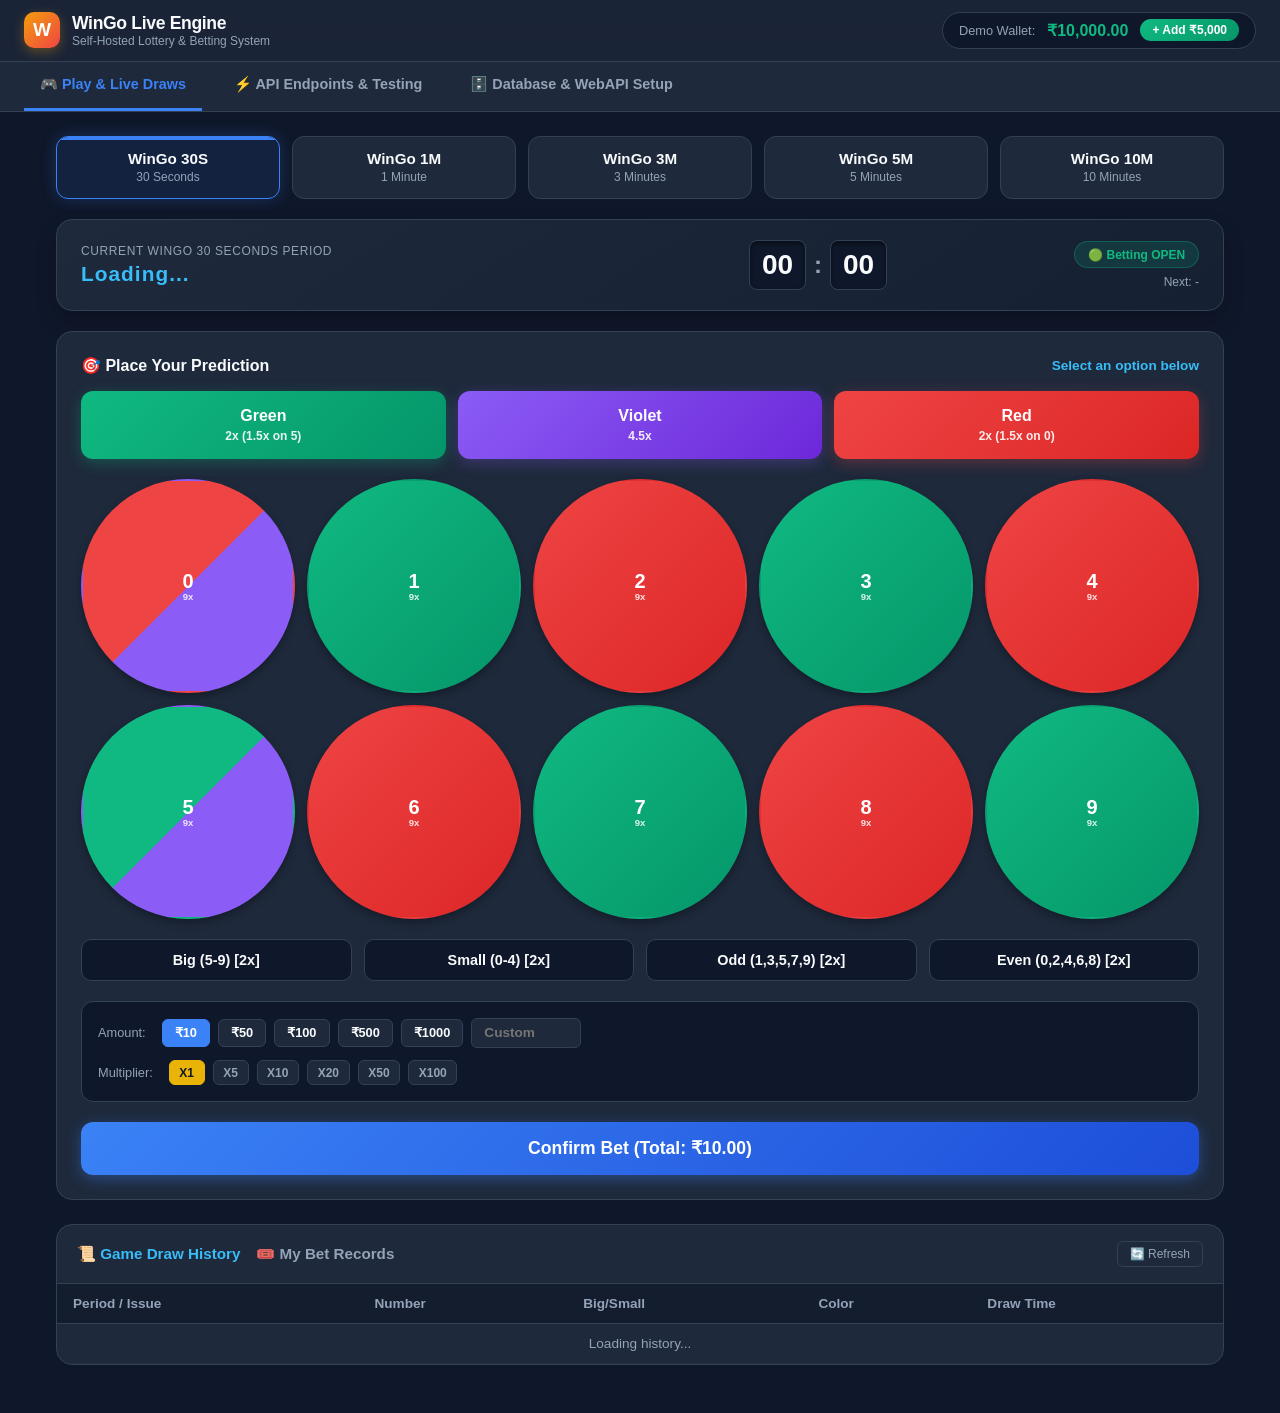
<file: index.html>
<!DOCTYPE html>
<html lang="en">
<head>
    <meta charset="UTF-8">
    <meta name="viewport" content="width=device-width, initial-scale=1.0">
    <title>WinGo Lottery API & Gaming Engine</title>
    <style>
        :root {
            --bg-dark: #0f172a;
            --bg-card: #1e293b;
            --bg-card-hover: #273549;
            --text-primary: #f8fafc;
            --text-secondary: #94a3b8;
            --text-muted: #64748b;
            --primary: #3b82f6;
            --primary-hover: #2563eb;
            --green: #10b981;
            --green-glow: rgba(16, 185, 129, 0.3);
            --red: #ef4444;
            --red-glow: rgba(239, 68, 68, 0.3);
            --violet: #8b5cf6;
            --violet-glow: rgba(139, 92, 246, 0.3);
            --yellow: #f59e0b;
            --border: #334155;
            --border-light: #475569;
        }

        * {
            box-sizing: border-box;
            margin: 0;
            padding: 0;
            font-family: -apple-system, BlinkMacSystemFont, 'Segoe UI', Roboto, Helvetica, Arial, sans-serif;
        }

        body {
            background-color: var(--bg-dark);
            color: var(--text-primary);
            min-height: 100vh;
            display: flex;
            flex-direction: column;
        }

        /* Header */
        header {
            background: rgba(30, 41, 59, 0.8);
            backdrop-filter: blur(12px);
            border-bottom: 1px solid var(--border);
            position: sticky;
            top: 0;
            z-index: 100;
            padding: 0.75rem 1.5rem;
            display: flex;
            justify-content: space-between;
            align-items: center;
        }

        .brand {
            display: flex;
            align-items: center;
            gap: 0.75rem;
        }

        .brand-logo {
            width: 36px;
            height: 36px;
            background: linear-gradient(135deg, #f59e0b, #ef4444);
            border-radius: 10px;
            display: flex;
            align-items: center;
            justify-content: center;
            font-weight: 900;
            font-size: 1.2rem;
            color: #fff;
            box-shadow: 0 4px 12px rgba(245, 158, 11, 0.3);
        }

        .brand-text h1 {
            font-size: 1.1rem;
            font-weight: 700;
            letter-spacing: -0.02em;
        }

        .brand-text p {
            font-size: 0.75rem;
            color: var(--text-secondary);
        }

        .wallet-pill {
            background: #0f172a;
            border: 1px solid var(--border);
            padding: 0.4rem 1rem;
            border-radius: 9999px;
            display: flex;
            align-items: center;
            gap: 0.75rem;
        }

        .wallet-balance {
            font-weight: 700;
            color: #10b981;
            font-size: 1rem;
        }

        .recharge-btn {
            background: linear-gradient(135deg, #10b981, #059669);
            color: white;
            border: none;
            padding: 0.25rem 0.75rem;
            border-radius: 9999px;
            font-size: 0.75rem;
            font-weight: 600;
            cursor: pointer;
            transition: all 0.2s;
        }

        .recharge-btn:hover {
            transform: scale(1.05);
            box-shadow: 0 0 10px var(--green-glow);
        }

        /* Navigation / View Tabs */
        .top-nav {
            display: flex;
            background: var(--bg-card);
            border-bottom: 1px solid var(--border);
            padding: 0 1.5rem;
            gap: 1rem;
        }

        .nav-tab {
            padding: 0.9rem 1rem;
            color: var(--text-secondary);
            font-weight: 600;
            font-size: 0.9rem;
            cursor: pointer;
            border-bottom: 3px solid transparent;
            transition: all 0.2s;
            display: flex;
            align-items: center;
            gap: 0.5rem;
        }

        .nav-tab:hover {
            color: var(--text-primary);
        }

        .nav-tab.active {
            color: var(--primary);
            border-bottom-color: var(--primary);
        }

        /* Main Layout */
        main {
            max-width: 1200px;
            width: 100%;
            margin: 1.5rem auto;
            padding: 0 1rem;
            flex: 1;
        }

        .tab-content {
            display: none;
        }

        .tab-content.active {
            display: block;
        }

        /* Game Selector */
        .game-selector {
            display: grid;
            grid-template-columns: repeat(auto-fit, minmax(130px, 1fr));
            gap: 0.75rem;
            margin-bottom: 1.25rem;
        }

        .game-btn {
            background: var(--bg-card);
            border: 1px solid var(--border);
            border-radius: 12px;
            padding: 0.85rem 0.5rem;
            text-align: center;
            cursor: pointer;
            transition: all 0.2s;
            position: relative;
            overflow: hidden;
        }

        .game-btn:hover {
            background: var(--bg-card-hover);
            border-color: var(--border-light);
        }

        .game-btn.active {
            border-color: var(--primary);
            background: rgba(59, 130, 246, 0.1);
            box-shadow: 0 0 15px rgba(59, 130, 246, 0.25);
        }

        .game-btn.active::before {
            content: '';
            position: absolute;
            top: 0;
            left: 0;
            right: 0;
            height: 3px;
            background: var(--primary);
        }

        .game-btn .name {
            font-size: 0.95rem;
            font-weight: 700;
            margin-bottom: 0.2rem;
        }

        .game-btn .time {
            font-size: 0.75rem;
            color: var(--text-secondary);
        }

        /* Period Info Card */
        .period-card {
            background: linear-gradient(145deg, #1e293b, #152033);
            border: 1px solid var(--border);
            border-radius: 16px;
            padding: 1.25rem 1.5rem;
            display: grid;
            grid-template-columns: 1fr 1fr auto;
            align-items: center;
            gap: 1rem;
            margin-bottom: 1.25rem;
            box-shadow: 0 10px 25px -5px rgba(0, 0, 0, 0.3);
        }

        @media (max-width: 768px) {
            .period-card {
                grid-template-columns: 1fr;
                text-align: center;
            }
        }

        .period-meta .label {
            font-size: 0.75rem;
            color: var(--text-secondary);
            text-transform: uppercase;
            letter-spacing: 0.05em;
            margin-bottom: 0.25rem;
        }

        .period-meta .issue-number {
            font-size: 1.3rem;
            font-weight: 800;
            letter-spacing: 0.05em;
            color: #38bdf8;
            font-variant-numeric: tabular-nums;
        }

        .countdown-wrap {
            display: flex;
            align-items: center;
            justify-content: center;
            gap: 0.5rem;
        }

        .time-box {
            background: #0f172a;
            border: 1px solid var(--border);
            border-radius: 8px;
            padding: 0.5rem 0.75rem;
            font-size: 1.75rem;
            font-weight: 900;
            font-variant-numeric: tabular-nums;
            color: #f8fafc;
            min-width: 50px;
            text-align: center;
            box-shadow: inset 0 2px 4px rgba(0,0,0,0.5);
        }

        .time-colon {
            font-size: 1.5rem;
            font-weight: 900;
            color: var(--text-secondary);
        }

        .countdown-wrap.locked .time-box {
            color: var(--red);
            border-color: var(--red);
            animation: pulse-red 1s infinite;
        }

        @keyframes pulse-red {
            0%, 100% { box-shadow: 0 0 5px var(--red-glow); }
            50% { box-shadow: 0 0 20px var(--red-glow); }
        }

        .status-badge {
            display: inline-flex;
            align-items: center;
            gap: 0.4rem;
            padding: 0.35rem 0.8rem;
            border-radius: 9999px;
            font-size: 0.75rem;
            font-weight: 700;
        }

        .status-badge.open {
            background: rgba(16, 185, 129, 0.15);
            color: var(--green);
            border: 1px solid rgba(16, 185, 129, 0.3);
        }

        .status-badge.locked {
            background: rgba(239, 68, 68, 0.15);
            color: var(--red);
            border: 1px solid rgba(239, 68, 68, 0.3);
        }

        /* Betting Section */
        .betting-section {
            background: var(--bg-card);
            border: 1px solid var(--border);
            border-radius: 16px;
            padding: 1.5rem;
            margin-bottom: 1.5rem;
            position: relative;
        }

        .section-title {
            font-size: 1rem;
            font-weight: 700;
            margin-bottom: 1rem;
            display: flex;
            justify-content: space-between;
            align-items: center;
        }

        /* Color Buttons */
        .color-bet-grid {
            display: grid;
            grid-template-columns: 1fr 1fr 1fr;
            gap: 0.75rem;
            margin-bottom: 1.25rem;
        }

        .color-bet-btn {
            border: none;
            border-radius: 12px;
            padding: 1rem 0.5rem;
            font-size: 1rem;
            font-weight: 800;
            color: white;
            cursor: pointer;
            transition: all 0.2s;
            display: flex;
            flex-direction: column;
            align-items: center;
            gap: 0.25rem;
            box-shadow: 0 4px 12px rgba(0,0,0,0.2);
        }

        .color-bet-btn:hover {
            transform: translateY(-2px);
        }

        .color-bet-btn.active {
            outline: 3px solid #fff;
            outline-offset: 2px;
            transform: scale(1.02);
        }

        .color-bet-btn .multiplier {
            font-size: 0.75rem;
            opacity: 0.9;
            font-weight: 600;
        }

        .btn-green {
            background: linear-gradient(135deg, #10b981, #059669);
            box-shadow: 0 4px 15px var(--green-glow);
        }

        .btn-violet {
            background: linear-gradient(135deg, #8b5cf6, #6d28d9);
            box-shadow: 0 4px 15px var(--violet-glow);
        }

        .btn-red {
            background: linear-gradient(135deg, #ef4444, #dc2626);
            box-shadow: 0 4px 15px var(--red-glow);
        }

        /* Number Grid */
        .numbers-grid {
            display: grid;
            grid-template-columns: repeat(5, 1fr);
            gap: 0.75rem;
            margin-bottom: 1.25rem;
        }

        @media (max-width: 600px) {
            .numbers-grid {
                grid-template-columns: repeat(5, 1fr);
                gap: 0.5rem;
            }
        }

        .num-btn {
            aspect-ratio: 1;
            border-radius: 50%;
            border: 2px solid transparent;
            font-size: 1.25rem;
            font-weight: 800;
            color: white;
            cursor: pointer;
            display: flex;
            flex-direction: column;
            align-items: center;
            justify-content: center;
            transition: all 0.2s;
            box-shadow: 0 4px 8px rgba(0,0,0,0.3);
            position: relative;
        }

        .num-btn:hover {
            transform: scale(1.1);
        }

        .num-btn.active {
            outline: 3px solid #fff;
            outline-offset: 3px;
            transform: scale(1.1);
        }

        .num-btn .sub {
            font-size: 0.6rem;
            font-weight: 600;
            opacity: 0.85;
            margin-top: -2px;
        }

        /* Dual color balls */
        .ball-0 { background: linear-gradient(135deg, #ef4444 50%, #8b5cf6 50%); }
        .ball-5 { background: linear-gradient(135deg, #10b981 50%, #8b5cf6 50%); }
        .ball-green { background: linear-gradient(135deg, #10b981, #059669); }
        .ball-red { background: linear-gradient(135deg, #ef4444, #dc2626); }

        /* Big / Small & Odd / Even */
        .side-bets-grid {
            display: grid;
            grid-template-columns: repeat(4, 1fr);
            gap: 0.75rem;
            margin-bottom: 1.25rem;
        }

        @media (max-width: 600px) {
            .side-bets-grid {
                grid-template-columns: 1fr 1fr;
            }
        }

        .side-btn {
            background: #0f172a;
            border: 1px solid var(--border);
            border-radius: 10px;
            padding: 0.75rem 0.5rem;
            color: var(--text-primary);
            font-weight: 700;
            cursor: pointer;
            text-align: center;
            transition: all 0.2s;
            font-size: 0.9rem;
        }

        .side-btn:hover {
            background: var(--bg-card-hover);
            border-color: var(--border-light);
        }

        .side-btn.active {
            border-color: #38bdf8;
            background: rgba(56, 189, 248, 0.15);
            color: #38bdf8;
            box-shadow: 0 0 10px rgba(56, 189, 248, 0.2);
        }

        /* Amount & Multiplier Bar */
        .bet-controls {
            background: #0f172a;
            border: 1px solid var(--border);
            border-radius: 12px;
            padding: 1rem;
            margin-bottom: 1.25rem;
        }

        .amount-row {
            display: flex;
            align-items: center;
            gap: 0.5rem;
            margin-bottom: 0.75rem;
            flex-wrap: wrap;
        }

        .amount-chip {
            background: var(--bg-card);
            border: 1px solid var(--border);
            border-radius: 6px;
            padding: 0.35rem 0.75rem;
            font-size: 0.8rem;
            font-weight: 700;
            cursor: pointer;
            transition: all 0.2s;
        }

        .amount-chip.active {
            background: var(--primary);
            border-color: var(--primary);
            color: white;
        }

        .multiplier-row {
            display: flex;
            align-items: center;
            gap: 0.5rem;
            flex-wrap: wrap;
        }

        .multiplier-chip {
            background: var(--bg-card);
            border: 1px solid var(--border);
            border-radius: 6px;
            padding: 0.3rem 0.6rem;
            font-size: 0.75rem;
            font-weight: 700;
            color: var(--text-secondary);
            cursor: pointer;
        }

        .multiplier-chip.active {
            background: #eab308;
            border-color: #eab308;
            color: #0f172a;
        }

        .custom-amount-input {
            background: var(--bg-card);
            border: 1px solid var(--border);
            border-radius: 6px;
            padding: 0.4rem 0.75rem;
            color: white;
            font-weight: 700;
            width: 110px;
            font-size: 0.85rem;
        }

        /* Place Bet Action Button */
        .place-bet-btn {
            width: 100%;
            padding: 1rem;
            background: linear-gradient(135deg, #3b82f6, #1d4ed8);
            border: none;
            border-radius: 12px;
            font-size: 1.1rem;
            font-weight: 800;
            color: white;
            cursor: pointer;
            transition: all 0.2s;
            display: flex;
            justify-content: center;
            align-items: center;
            gap: 0.5rem;
            box-shadow: 0 4px 15px rgba(59, 130, 246, 0.4);
        }

        .place-bet-btn:hover:not(:disabled) {
            transform: translateY(-2px);
            box-shadow: 0 6px 20px rgba(59, 130, 246, 0.6);
        }

        .place-bet-btn:disabled {
            background: #334155;
            color: #94a3b8;
            cursor: not-allowed;
            box-shadow: none;
            transform: none;
        }

        /* Tables & Results */
        .data-card {
            background: var(--bg-card);
            border: 1px solid var(--border);
            border-radius: 16px;
            overflow: hidden;
            margin-bottom: 1.5rem;
        }

        .card-header {
            padding: 1rem 1.25rem;
            border-bottom: 1px solid var(--border);
            display: flex;
            justify-content: space-between;
            align-items: center;
        }

        .card-header h3 {
            font-size: 0.95rem;
            font-weight: 700;
        }

        .refresh-btn {
            background: transparent;
            border: 1px solid var(--border);
            color: var(--text-secondary);
            padding: 0.3rem 0.75rem;
            border-radius: 6px;
            font-size: 0.75rem;
            cursor: pointer;
            transition: all 0.2s;
        }

        .refresh-btn:hover {
            color: var(--text-primary);
            border-color: var(--text-secondary);
        }

        .table-responsive {
            overflow-x: auto;
        }

        table {
            width: 100%;
            border-collapse: collapse;
            font-size: 0.85rem;
            text-align: left;
        }

        th {
            background: #131d2e;
            color: var(--text-secondary);
            padding: 0.75rem 1rem;
            font-weight: 600;
            border-bottom: 1px solid var(--border);
        }

        td {
            padding: 0.75rem 1rem;
            border-bottom: 1px solid #233044;
            color: var(--text-primary);
        }

        tr:hover td {
            background: rgba(255, 255, 255, 0.02);
        }

        .draw-ball {
            display: inline-flex;
            align-items: center;
            justify-content: center;
            width: 28px;
            height: 28px;
            border-radius: 50%;
            font-weight: 800;
            color: white;
            font-size: 0.85rem;
        }

        .tag-won {
            background: rgba(16, 185, 129, 0.15);
            color: var(--green);
            padding: 0.2rem 0.5rem;
            border-radius: 4px;
            font-weight: 700;
        }

        .tag-lost {
            background: rgba(239, 68, 68, 0.15);
            color: var(--red);
            padding: 0.2rem 0.5rem;
            border-radius: 4px;
            font-weight: 700;
        }

        .tag-pending {
            background: rgba(245, 158, 11, 0.15);
            color: var(--yellow);
            padding: 0.2rem 0.5rem;
            border-radius: 4px;
            font-weight: 700;
        }

        /* API Explorer Tab */
        .api-grid {
            display: grid;
            grid-template-columns: 1fr 1fr;
            gap: 1.25rem;
        }

        @media (max-width: 900px) {
            .api-grid {
                grid-template-columns: 1fr;
            }
        }

        .endpoint-card {
            background: var(--bg-card);
            border: 1px solid var(--border);
            border-radius: 12px;
            padding: 1.25rem;
        }

        .endpoint-title {
            display: flex;
            align-items: center;
            gap: 0.5rem;
            margin-bottom: 0.5rem;
        }

        .method-tag {
            font-size: 0.7rem;
            font-weight: 800;
            padding: 0.2rem 0.5rem;
            border-radius: 4px;
        }

        .method-get { background: #10b981; color: #fff; }
        .method-post { background: #3b82f6; color: #fff; }

        .endpoint-url {
            font-family: monospace;
            font-size: 0.85rem;
            color: #38bdf8;
            word-break: break-all;
        }

        .endpoint-desc {
            font-size: 0.8rem;
            color: var(--text-secondary);
            margin: 0.5rem 0 1rem 0;
        }

        .btn-test {
            background: #0f172a;
            border: 1px solid var(--border);
            color: var(--text-primary);
            padding: 0.4rem 0.8rem;
            border-radius: 6px;
            font-size: 0.8rem;
            font-weight: 600;
            cursor: pointer;
            transition: all 0.2s;
        }

        .btn-test:hover {
            background: var(--primary);
            border-color: var(--primary);
            color: white;
        }

        pre.code-output {
            background: #0a0f1d;
            border: 1px solid var(--border);
            border-radius: 8px;
            padding: 0.75rem;
            color: #38bdf8;
            font-size: 0.75rem;
            max-height: 200px;
            overflow-y: auto;
            margin-top: 0.75rem;
            font-family: 'Courier New', Courier, monospace;
        }

        #toast {
            position: fixed;
            bottom: 2rem;
            right: 2rem;
            background: #1e293b;
            border: 1px solid var(--border);
            color: white;
            padding: 0.75rem 1.25rem;
            border-radius: 8px;
            box-shadow: 0 10px 25px rgba(0,0,0,0.5);
            display: none;
            z-index: 1000;
            font-size: 0.9rem;
            font-weight: 600;
        }
    </style>
</head>
<body>

    <!-- Header -->
    <header>
        <div class="brand">
            <div class="brand-logo">W</div>
            <div class="brand-text">
                <h1>WinGo Live Engine</h1>
                <p>Self-Hosted Lottery & Betting System</p>
            </div>
        </div>
        <div class="wallet-pill">
            <span style="color: var(--text-secondary); font-size: 0.8rem;">Demo Wallet:</span>
            <span class="wallet-balance" id="displayBalance">₹10,000.00</span>
            <button class="recharge-btn" onclick="rechargeWallet()">+ Add ₹5,000</button>
        </div>
    </header>

    <!-- Top Navigation -->
    <nav class="top-nav">
        <div class="nav-tab active" onclick="switchNav('game', this)">🎮 Play & Live Draws</div>
        <div class="nav-tab" onclick="switchNav('api', this)">⚡ API Endpoints & Testing</div>
        <div class="nav-tab" onclick="switchNav('schema', this)">🗄️ Database & WebAPI Setup</div>
    </nav>

    <main>
        <!-- ==================== TAB 1: GAMEPLAY ==================== -->
        <div id="tab-game" class="tab-content active">
            <!-- Game selector -->
            <div class="game-selector">
                <div class="game-btn active" id="btn-WinGo_30S" onclick="selectGame('WinGo_30S', this)">
                    <div class="name">WinGo 30S</div>
                    <div class="time">30 Seconds</div>
                </div>
                <div class="game-btn" id="btn-WinGo_1M" onclick="selectGame('WinGo_1M', this)">
                    <div class="name">WinGo 1M</div>
                    <div class="time">1 Minute</div>
                </div>
                <div class="game-btn" id="btn-WinGo_3M" onclick="selectGame('WinGo_3M', this)">
                    <div class="name">WinGo 3M</div>
                    <div class="time">3 Minutes</div>
                </div>
                <div class="game-btn" id="btn-WinGo_5M" onclick="selectGame('WinGo_5M', this)">
                    <div class="name">WinGo 5M</div>
                    <div class="time">5 Minutes</div>
                </div>
                <div class="game-btn" id="btn-WinGo_10M" onclick="selectGame('WinGo_10M', this)">
                    <div class="name">WinGo 10M</div>
                    <div class="time">10 Minutes</div>
                </div>
            </div>

            <!-- Issue Countdown Card -->
            <div class="period-card">
                <div class="period-meta">
                    <div class="label" id="periodGameLabel">Current WinGo 30S Period</div>
                    <div class="issue-number" id="currentIssueNum">Loading...</div>
                </div>

                <div class="countdown-wrap" id="countdownContainer">
                    <div class="time-box" id="timeMinutes">00</div>
                    <div class="time-colon">:</div>
                    <div class="time-box" id="timeSeconds">00</div>
                </div>

                <div style="text-align: right;">
                    <div class="status-badge open" id="periodStatusBadge">🟢 Betting OPEN</div>
                    <div style="font-size: 0.75rem; color: var(--text-secondary); margin-top: 0.4rem;">
                        Next: <span id="nextIssueNum" style="color: #94a3b8;">-</span>
                    </div>
                </div>
            </div>

            <!-- Betting Board -->
            <div class="betting-section">
                <div class="section-title">
                    <span>🎯 Place Your Prediction</span>
                    <span id="selectedBetDisplay" style="color: #38bdf8; font-size: 0.85rem;">Select an option below</span>
                </div>

                <!-- Colors -->
                <div class="color-bet-grid">
                    <button class="color-bet-btn btn-green" onclick="selectBet('color', 'green', 2.0, this)">
                        <span>Green</span>
                        <span class="multiplier">2x (1.5x on 5)</span>
                    </button>
                    <button class="color-bet-btn btn-violet" onclick="selectBet('color', 'violet', 4.5, this)">
                        <span>Violet</span>
                        <span class="multiplier">4.5x</span>
                    </button>
                    <button class="color-bet-btn btn-red" onclick="selectBet('color', 'red', 2.0, this)">
                        <span>Red</span>
                        <span class="multiplier">2x (1.5x on 0)</span>
                    </button>
                </div>

                <!-- Numbers 0-9 -->
                <div class="numbers-grid">
                    <button class="num-btn ball-0" onclick="selectBet('number', '0', 9.0, this)">0 <span class="sub">9x</span></button>
                    <button class="num-btn ball-green" onclick="selectBet('number', '1', 9.0, this)">1 <span class="sub">9x</span></button>
                    <button class="num-btn ball-red" onclick="selectBet('number', '2', 9.0, this)">2 <span class="sub">9x</span></button>
                    <button class="num-btn ball-green" onclick="selectBet('number', '3', 9.0, this)">3 <span class="sub">9x</span></button>
                    <button class="num-btn ball-red" onclick="selectBet('number', '4', 9.0, this)">4 <span class="sub">9x</span></button>
                    <button class="num-btn ball-5" onclick="selectBet('number', '5', 9.0, this)">5 <span class="sub">9x</span></button>
                    <button class="num-btn ball-red" onclick="selectBet('number', '6', 9.0, this)">6 <span class="sub">9x</span></button>
                    <button class="num-btn ball-green" onclick="selectBet('number', '7', 9.0, this)">7 <span class="sub">9x</span></button>
                    <button class="num-btn ball-red" onclick="selectBet('number', '8', 9.0, this)">8 <span class="sub">9x</span></button>
                    <button class="num-btn ball-green" onclick="selectBet('number', '9', 9.0, this)">9 <span class="sub">9x</span></button>
                </div>

                <!-- Big / Small / Odd / Even -->
                <div class="side-bets-grid">
                    <button class="side-btn" onclick="selectBet('big_small', 'big', 2.0, this)">Big (5-9) [2x]</button>
                    <button class="side-btn" onclick="selectBet('big_small', 'small', 2.0, this)">Small (0-4) [2x]</button>
                    <button class="side-btn" onclick="selectBet('odd_even', 'odd', 2.0, this)">Odd (1,3,5,7,9) [2x]</button>
                    <button class="side-btn" onclick="selectBet('odd_even', 'even', 2.0, this)">Even (0,2,4,6,8) [2x]</button>
                </div>

                <!-- Amount Controls -->
                <div class="bet-controls">
                    <div class="amount-row">
                        <span style="font-size: 0.8rem; color: var(--text-secondary); margin-right: 0.5rem;">Amount:</span>
                        <div class="amount-chip active" onclick="setBaseAmount(10, this)">₹10</div>
                        <div class="amount-chip" onclick="setBaseAmount(50, this)">₹50</div>
                        <div class="amount-chip" onclick="setBaseAmount(100, this)">₹100</div>
                        <div class="amount-chip" onclick="setBaseAmount(500, this)">₹500</div>
                        <div class="amount-chip" onclick="setBaseAmount(1000, this)">₹1000</div>
                        <input type="number" id="customAmount" class="custom-amount-input" placeholder="Custom" min="1" oninput="onCustomAmountChange(this.value)">
                    </div>

                    <div class="multiplier-row">
                        <span style="font-size: 0.8rem; color: var(--text-secondary); margin-right: 0.5rem;">Multiplier:</span>
                        <div class="multiplier-chip active" onclick="setMultiplier(1, this)">X1</div>
                        <div class="multiplier-chip" onclick="setMultiplier(5, this)">X5</div>
                        <div class="multiplier-chip" onclick="setMultiplier(10, this)">X10</div>
                        <div class="multiplier-chip" onclick="setMultiplier(20, this)">X20</div>
                        <div class="multiplier-chip" onclick="setMultiplier(50, this)">X50</div>
                        <div class="multiplier-chip" onclick="setMultiplier(100, this)">X100</div>
                    </div>
                </div>

                <!-- Submit Button -->
                <button class="place-bet-btn" id="btnPlaceBet" onclick="submitBet()">
                    <span>Confirm Bet (Total: <span id="displayTotalBet">₹10.00</span>)</span>
                </button>
            </div>

            <!-- Draw History & My Bets Tabs -->
            <div class="data-card">
                <div class="card-header">
                    <div style="display: flex; gap: 1rem;">
                        <h3 id="historyTabHeader" style="cursor: pointer; color: #38bdf8;" onclick="toggleTableTab('history')">📜 Game Draw History</h3>
                        <h3 id="betsTabHeader" style="cursor: pointer; color: var(--text-secondary);" onclick="toggleTableTab('bets')">🎟️ My Bet Records</h3>
                    </div>
                    <button class="refresh-btn" onclick="refreshCurrentTable()">🔄 Refresh</button>
                </div>

                <!-- History Table -->
                <div id="tableHistoryWrap" class="table-responsive">
                    <table>
                        <thead>
                            <tr>
                                <th>Period / Issue</th>
                                <th>Number</th>
                                <th>Big/Small</th>
                                <th>Color</th>
                                <th>Draw Time</th>
                            </tr>
                        </thead>
                        <tbody id="historyTableBody">
                            <tr><td colspan="5" style="text-align: center; color: var(--text-secondary);">Loading history...</td></tr>
                        </tbody>
                    </table>
                </div>

                <!-- My Bets Table -->
                <div id="tableBetsWrap" class="table-responsive" style="display: none;">
                    <table>
                        <thead>
                            <tr>
                                <th>Bet ID</th>
                                <th>Issue</th>
                                <th>Bet Type</th>
                                <th>Selection</th>
                                <th>Amount</th>
                                <th>Status</th>
                                <th>Payout</th>
                            </tr>
                        </thead>
                        <tbody id="betsTableBody">
                            <tr><td colspan="7" style="text-align: center; color: var(--text-secondary);">No bets placed yet</td></tr>
                        </tbody>
                    </table>
                </div>
            </div>
        </div>

        <!-- ==================== TAB 2: API EXPLORER ==================== -->
        <div id="tab-api" class="tab-content">
            <div style="margin-bottom: 1.5rem; display: flex; justify-content: space-between; align-items: center;">
                <div>
                    <h2>WinGo API Endpoints & Interactive Debugger</h2>
                    <p style="color: var(--text-secondary); font-size: 0.85rem;">All endpoints return standard CORS-enabled JSON payloads.</p>
                </div>
                <div style="display: flex; gap: 0.5rem;">
                    <button class="recharge-btn" onclick="triggerSync()">🔄 Trigger Result Sync</button>
                    <button class="recharge-btn" style="background: linear-gradient(135deg, #3b82f6, #1d4ed8);" onclick="triggerSettle()">⚖️ Trigger Bet Settlement</button>
                </div>
            </div>

            <div class="api-grid">
                <!-- 1. webapi GetNoaverageEmerdList -->
                <div class="endpoint-card">
                    <div class="endpoint-title">
                        <span class="method-tag method-post">POST</span>
                        <span class="endpoint-url">/api/webapi/GetNoaverageEmerdList</span>
                    </div>
                    <p class="endpoint-desc">91club / in999 standard historical draw results endpoint.</p>
                    <button class="btn-test" onclick="testWebAPIHistory()">Test History API</button>
                    <pre id="out_webapi_history" class="code-output">// Response will appear here</pre>
                </div>

                <!-- 2. webapi GetGameIssue -->
                <div class="endpoint-card">
                    <div class="endpoint-title">
                        <span class="method-tag method-post">POST</span>
                        <span class="endpoint-url">/api/webapi/GetGameIssue</span>
                    </div>
                    <p class="endpoint-desc">91club / in999 standard live countdown & period timer endpoint.</p>
                    <button class="btn-test" onclick="testWebAPIIssue()">Test Timer API</button>
                    <pre id="out_webapi_issue" class="code-output">// Response will appear here</pre>
                </div>

                <!-- 3. place_bet -->
                <div class="endpoint-card">
                    <div class="endpoint-title">
                        <span class="method-tag method-post">POST</span>
                        <span class="endpoint-url">/api/webapi/WinGoBet</span>
                    </div>
                    <p class="endpoint-desc">Places a bet atomically with ACID transaction and period lockout.</p>
                    <button class="btn-test" onclick="testPlaceBetAPI()">Test Bet (₹100 on Green)</button>
                    <pre id="out_bet" class="code-output">// Response will appear here</pre>
                </div>

                <!-- 4. sync & settle -->
                <div class="endpoint-card">
                    <div class="endpoint-title">
                        <span class="method-tag method-get">GET</span>
                        <span class="endpoint-url">/api/sync</span>
                    </div>
                    <p class="endpoint-desc">Fetches draws from external provider (ar-lottery01) and automatically settles pending bets.</p>
                    <button class="btn-test" onclick="testEndpoint('api/sync.php', 'out_sync')">Run Sync & Settle</button>
                    <pre id="out_sync" class="code-output">// Response will appear here</pre>
                </div>
            </div>
        </div>

        <!-- ==================== TAB 3: DATABASE & WEBAPI ==================== -->
        <div id="tab-schema" class="tab-content">
            <div class="data-card" style="padding: 1.5rem;">
                <h2 style="margin-bottom: 0.5rem;">Standard 91Club / In999 Integration URLs</h2>
                <p style="color: var(--text-secondary); font-size: 0.9rem; margin-bottom: 1.25rem;">
                    Aapki frontend script ko connect karne ke liye ye standard endpoints use karein:
                </p>

                <div style="background: #0f172a; border: 1px solid var(--border); border-radius: 8px; padding: 1rem; margin-bottom: 1.25rem; font-size: 0.85rem;">
                    <p style="margin-bottom: 0.5rem; color: #38bdf8;"><strong>1. History Endpoint:</strong></p>
                    <code style="color: #10b981;">POST https://api.devlopedwithzayro.site/api/webapi/GetNoaverageEmerdList</code>
                    <p style="color: var(--text-secondary); margin-top: 0.25rem;">Payload: <code>{"typeId": 1, "pageSize": 10}</code></p>
                    
                    <p style="margin: 1rem 0 0.5rem 0; color: #38bdf8;"><strong>2. Timer & Period Endpoint:</strong></p>
                    <code style="color: #10b981;">POST https://api.devlopedwithzayro.site/api/webapi/GetGameIssue</code>
                    <p style="color: var(--text-secondary); margin-top: 0.25rem;">Payload: <code>{"typeId": 1}</code></p>

                    <p style="margin: 1rem 0 0.5rem 0; color: #38bdf8;"><strong>3. Bet Place Endpoint:</strong></p>
                    <code style="color: #10b981;">POST https://api.devlopedwithzayro.site/api/webapi/WinGoBet</code>
                </div>
            </div>
        </div>
    </main>

    <div id="toast"></div>

    <script>
        // State: Default directly to WinGo_30S on initial page load
        let currentGame = localStorage.getItem('selected_wingo_game') || 'WinGo_30S';
        let currentUserId = 1001;
        let selectedBetType = null;
        let selectedBetValue = null;
        let selectedOdds = 2.0;
        let baseAmount = 10;
        let multiplier = 1;
        let activeTableTab = 'history';
        let remainingSeconds = 0;
        let isLocked = false;
        let revealIssue = null;
        let revealTimer = null;
        let revealStartedAt = 0;
        let hasSeenCountdown = false;

        document.addEventListener('DOMContentLoaded', () => {
            // Highlight selected game button
            document.querySelectorAll('.game-btn').forEach(b => b.classList.remove('active'));
            const activeBtn = document.getElementById('btn-' + currentGame) || document.getElementById('btn-WinGo_30S');
            if (activeBtn) activeBtn.classList.add('active');

            updatePeriodGameLabel();
            fetchWallet();
            fetchIssueInfo();
            fetchHistory();
            fetchUserBets();
            startPolling();
        });

        function updatePeriodGameLabel() {
            const names = {
                'WinGo_30S': 'WinGo 30 Seconds',
                'WinGo_1M': 'WinGo 1 Minute',
                'WinGo_3M': 'WinGo 3 Minutes',
                'WinGo_5M': 'WinGo 5 Minutes',
                'WinGo_10M': 'WinGo 10 Minutes'
            };
            document.getElementById('periodGameLabel').innerText = `Current ${names[currentGame] || currentGame} Period`;
        }

        function switchNav(tabId, el) {
            document.querySelectorAll('.nav-tab').forEach(t => t.classList.remove('active'));
            document.querySelectorAll('.tab-content').forEach(c => c.classList.remove('active'));
            el.classList.add('active');
            document.getElementById('tab-' + tabId).classList.add('active');
        }

        function selectGame(gameCode, el) {
            currentGame = gameCode;
            localStorage.setItem('selected_wingo_game', gameCode);
            document.querySelectorAll('.game-btn').forEach(b => b.classList.remove('active'));
            el.classList.add('active');
            updatePeriodGameLabel();
            clearBetSelection();
            clearRevealRefresh();
            fetchIssueInfo();
            fetchHistory();
            fetchUserBets();
        }

        function toggleTableTab(tab) {
            activeTableTab = tab;
            if (tab === 'history') {
                document.getElementById('tableHistoryWrap').style.display = 'block';
                document.getElementById('tableBetsWrap').style.display = 'none';
                document.getElementById('historyTabHeader').style.color = '#38bdf8';
                document.getElementById('betsTabHeader').style.color = 'var(--text-secondary)';
                fetchHistory();
            } else {
                document.getElementById('tableHistoryWrap').style.display = 'none';
                document.getElementById('tableBetsWrap').style.display = 'block';
                document.getElementById('historyTabHeader').style.color = 'var(--text-secondary)';
                document.getElementById('betsTabHeader').style.color = '#38bdf8';
                fetchUserBets();
            }
        }

        function refreshCurrentTable() {
            if (activeTableTab === 'history') fetchHistory();
            else fetchUserBets();
        }

        // Wallet
        async function fetchWallet() {
            try {
                const res = await fetch(`api/wallet.php?user_id=${currentUserId}`);
                const json = await res.json();
                if (json.code === 0) {
                    document.getElementById('displayBalance').innerText = '₹' + Number(json.data.balance).toLocaleString('en-IN', { minimumFractionDigits: 2, maximumFractionDigits: 2 });
                }
            } catch (e) {
                console.error(e);
            }
        }

        async function rechargeWallet() {
            try {
                const res = await fetch('api/wallet.php', {
                    method: 'POST',
                    headers: { 'Content-Type': 'application/json' },
                    body: JSON.stringify({ user_id: currentUserId, amount: 5000 })
                });
                const json = await res.json();
                if (json.code === 0) {
                    showToast('Recharged ₹5,000 to demo balance!');
                    fetchWallet();
                }
            } catch (e) {
                showToast('Recharge failed');
            }
        }

        // Issue and Countdown
        async function fetchIssueInfo() {
            try {
                const res = await fetch(`api/get_issue.php?game=${currentGame}`);
                const json = await res.json();
                if (json.code === 0) {
                    const data = json.data;
                    document.getElementById('currentIssueNum').innerText = data.issue_number;
                    document.getElementById('nextIssueNum').innerText = data.next_issue_number;
                    remainingSeconds = data.seconds_left;
                    isLocked = data.is_locked;
                    updateCountdownUI();
                }
            } catch (e) {
                console.error(e);
            }
        }

        function updateCountdownUI() {
            const minutes = Math.floor(remainingSeconds / 60);
            const seconds = remainingSeconds % 60;
            document.getElementById('timeMinutes').innerText = String(minutes).padStart(2, '0');
            document.getElementById('timeSeconds').innerText = String(seconds).padStart(2, '0');

            const container = document.getElementById('countdownContainer');
            const badge = document.getElementById('periodStatusBadge');
            const btnBet = document.getElementById('btnPlaceBet');

            if (isLocked || remainingSeconds <= 5) {
                container.classList.add('locked');
                badge.className = 'status-badge locked';
                badge.innerText = '🔴 Betting LOCKED';
                btnBet.disabled = true;
            } else {
                container.classList.remove('locked');
                badge.className = 'status-badge open';
                badge.innerText = '🟢 Betting OPEN';
                btnBet.disabled = false;
            }
        }

        function getGameIntervalSeconds() {
            const map = {
                'WinGo_30S': 30,
                'WinGo_1M': 60,
                'WinGo_3M': 180,
                'WinGo_5M': 300,
                'WinGo_10M': 600
            };
            return map[currentGame] || 60;
        }

        function clearRevealRefresh() {
            revealIssue = null;
            revealStartedAt = 0;
            hasSeenCountdown = false;
            if (revealTimer) {
                clearTimeout(revealTimer);
                revealTimer = null;
            }
        }

        // Called the moment the local countdown hits 00.
        // The issue shown in "Next" is the round that just finished, so we keep
        // refreshing until its result appears in history (the worker may need a
        // few seconds to sync the draw).
        function beginRevealRefresh() {
            const finishedIssue = document.getElementById('nextIssueNum').innerText;
            if (!finishedIssue || finishedIssue === '-' || finishedIssue === 'Loading...') return;

            revealIssue = String(finishedIssue);
            revealStartedAt = Date.now();
            if (revealTimer) clearTimeout(revealTimer);
            refreshAfterReveal();
        }

        async function refreshAfterReveal() {
            if (!revealIssue) return;

            try {
                const results = await Promise.all([
                    fetchIssueInfo(),
                    fetchHistory(),
                    fetchUserBets(),
                    fetchWallet()
                ]);

                // fetchHistory() returns true when the finished issue is visible.
                if (results[1]) {
                    clearRevealRefresh();
                    return;
                }
            } catch (e) {
                console.error(e);
            }

            // Keep retrying for a full round + 15s (at minimum 20s) so a slow
            // provider / worker sync can still land before we give up.
            const maxMs = Math.max(20000, (getGameIntervalSeconds() * 1000) + 15000);
            if (Date.now() - revealStartedAt >= maxMs) {
                clearRevealRefresh();
                return;
            }

            revealTimer = setTimeout(refreshAfterReveal, 1000);
        }

        function startPolling() {
            setInterval(() => {
                if (remainingSeconds > 0) {
                    hasSeenCountdown = true;
                    remainingSeconds--;
                    updateCountdownUI();
                } else if (revealIssue === null && hasSeenCountdown) {
                    beginRevealRefresh();
                }
            }, 1000);

            // Slow safety poll: keeps timer, history, bets and wallet in sync
            // even if the one-frame reveal refresh misses a slow draw.
            setInterval(() => {
                fetchIssueInfo();
                fetchHistory();
                fetchUserBets();
                fetchWallet();
            }, 8000);
        }

        // Betting Selection Logic
        function selectBet(type, value, odds, el) {
            clearBetSelection();
            selectedBetType = type;
            selectedBetValue = value;
            selectedOdds = odds;
            el.classList.add('active');

            let desc = '';
            if (type === 'color') desc = `Color: ${value.toUpperCase()} (${odds}x)`;
            else if (type === 'number') desc = `Number: ${value} (9x)`;
            else if (type === 'big_small') desc = `${value.toUpperCase()} (2x)`;
            else if (type === 'odd_even') desc = `${value.toUpperCase()} (2x)`;

            document.getElementById('selectedBetDisplay').innerText = `Selected: ${desc}`;
            updateTotalBet();
        }

        function clearBetSelection() {
            document.querySelectorAll('.color-bet-btn, .num-btn, .side-btn').forEach(b => b.classList.remove('active'));
            selectedBetType = null;
            selectedBetValue = null;
            document.getElementById('selectedBetDisplay').innerText = 'Select an option below';
        }

        function setBaseAmount(val, el) {
            baseAmount = val;
            document.querySelectorAll('.amount-chip').forEach(c => c.classList.remove('active'));
            el.classList.add('active');
            document.getElementById('customAmount').value = '';
            updateTotalBet();
        }

        function onCustomAmountChange(val) {
            const num = parseFloat(val);
            if (!isNaN(num) && num > 0) {
                baseAmount = num;
                document.querySelectorAll('.amount-chip').forEach(c => c.classList.remove('active'));
                updateTotalBet();
            }
        }

        function setMultiplier(val, el) {
            multiplier = val;
            document.querySelectorAll('.multiplier-chip').forEach(c => c.classList.remove('active'));
            el.classList.add('active');
            updateTotalBet();
        }

        function updateTotalBet() {
            const total = baseAmount * multiplier;
            document.getElementById('displayTotalBet').innerText = '₹' + total.toFixed(2);
        }

        // Place Bet
        async function submitBet() {
            if (!selectedBetType || selectedBetValue === null) {
                showToast('⚠️ Please select a color, number, or option first');
                return;
            }

            const total = baseAmount * multiplier;
            try {
                const btn = document.getElementById('btnPlaceBet');
                btn.disabled = true;
                btn.innerText = 'Submitting Bet...';

                const res = await fetch('api/place_bet.php', {
                    method: 'POST',
                    headers: { 'Content-Type': 'application/json' },
                    body: JSON.stringify({
                        user_id: currentUserId,
                        game_code: currentGame,
                        bet_type: selectedBetType,
                        bet_value: selectedBetValue,
                        amount: total
                    })
                });
                const json = await res.json();
                if (json.code === 0) {
                    showToast(`✅ Bet Placed on Issue #${json.data.issue_number}!`);
                    fetchWallet();
                    fetchUserBets();
                    clearBetSelection();
                } else {
                    showToast(`❌ ${json.msg}`);
                }
            } catch (e) {
                showToast('❌ Network error placing bet');
            } finally {
                const btn = document.getElementById('btnPlaceBet');
                btn.disabled = isLocked;
                btn.innerHTML = `Confirm Bet (Total: <span id="displayTotalBet">₹${(baseAmount * multiplier).toFixed(2)}</span>)`;
            }
        }

        // Fetch History
        // Returns true when the round we are waiting for (if any) is now visible.
        async function fetchHistory() {
            try {
                const res = await fetch(`api/get_history.php?game=${currentGame}&limit=15`);
                const json = await res.json();
                const tbody = document.getElementById('historyTableBody');
                if (json.code === 0 && json.data.list.length > 0) {
                    const rows = json.data.list;
                    tbody.innerHTML = rows.map(row => {
                        const num = parseInt(row.number);
                        const isBig = num >= 5;
                        let ballClass = 'ball-green';
                        if (num === 0) ballClass = 'ball-0';
                        else if (num === 5) ballClass = 'ball-5';
                        else if ([2, 4, 6, 8].includes(num)) ballClass = 'ball-red';

                        return `
                            <tr>
                                <td style="font-weight: 700; color: #38bdf8;">${row.issue_number || row.issueNumber || ''}</td>
                                <td><span class="draw-ball ${ballClass}">${String(row.number)}</span></td>
                                <td><span style="font-weight: 700; color: ${isBig ? '#f59e0b' : '#38bdf8'}">${isBig ? 'Big' : 'Small'}</span></td>
                                <td><span style="text-transform: capitalize;">${row.color}</span></td>
                                <td style="color: var(--text-secondary); font-size: 0.8rem;">${row.draw_time || row.drawTime || ''}</td>
                            </tr>
                        `;
                    }).join('');

                    if (revealIssue) {
                        const found = rows.some(row =>
                            String(row.issue_number || row.issueNumber || '').trim() === revealIssue.trim()
                        );
                        if (found) {
                            clearRevealRefresh();
                            return true;
                        }
                    }
                } else {
                    tbody.innerHTML = `<tr><td colspan="5" style="text-align: center; color: var(--text-secondary);">No results yet. Waiting for the first draw...</td></tr>`;
                }
            } catch (e) {
                console.error(e);
            }
            return false;
        }

        // Fetch User Bets
        async function fetchUserBets() {
            try {
                const res = await fetch(`api/get_user_bets.php?user_id=${currentUserId}&game=${currentGame}&limit=15`);
                const json = await res.json();
                const tbody = document.getElementById('betsTableBody');
                if (json.code === 0 && json.data.bets.length > 0) {
                    tbody.innerHTML = json.data.bets.map(b => {
                        let statusTag = `<span class="tag-pending">Pending</span>`;
                        if (b.status === 'won') statusTag = `<span class="tag-won">Won +₹${b.payout}</span>`;
                        else if (b.status === 'lost') statusTag = `<span class="tag-lost">Lost</span>`;

                        return `
                            <tr>
                                <td>#${b.id}</td>
                                <td style="font-weight: 700;">${b.issue_number}</td>
                                <td style="text-transform: capitalize;">${b.bet_type.replace('_', '/')}</td>
                                <td style="font-weight: 700; text-transform: uppercase;">${b.bet_value}</td>
                                <td>₹${Number(b.amount).toFixed(2)}</td>
                                <td>${statusTag}</td>
                                <td style="font-weight: 700; color: ${b.status === 'won' ? '#10b981' : 'var(--text-secondary)'}">₹${Number(b.payout).toFixed(2)}</td>
                            </tr>
                        `;
                    }).join('');
                } else {
                    tbody.innerHTML = `<tr><td colspan="7" style="text-align: center; color: var(--text-secondary);">No bets recorded yet. Place your first prediction above!</td></tr>`;
                }
            } catch (e) {
                console.error(e);
            }
        }

        // Trigger Sync & Settlement
        async function triggerSync() {
            showToast('🔄 Running Result Sync...');
            try {
                const res = await fetch('api/sync.php');
                const json = await res.json();
                showToast('✅ Result Sync Completed!');
                fetchHistory();
                fetchUserBets();
                fetchWallet();
            } catch (e) {
                showToast('❌ Sync failed');
            }
        }

        async function triggerSettle() {
            showToast('⚖️ Settle Pending Bets...');
            try {
                const res = await fetch('api/settle.php');
                const json = await res.json();
                showToast(`✅ Settled ${json.data.settled_count} bets!`);
                fetchUserBets();
                fetchWallet();
            } catch (e) {
                showToast('❌ Settlement failed');
            }
        }

        // Endpoint Tester
        async function testEndpoint(url, targetId) {
            const pre = document.getElementById(targetId);
            pre.innerText = 'Loading request...';
            try {
                const res = await fetch(url);
                const json = await res.json();
                pre.innerText = JSON.stringify(json, null, 2);
            } catch (e) {
                pre.innerText = 'Error: ' + e.message;
            }
        }

        async function testWebAPIHistory() {
            const pre = document.getElementById('out_webapi_history');
            pre.innerText = 'Sending POST request...';
            try {
                const res = await fetch('api/webapi/GetNoaverageEmerdList', {
                    method: 'POST',
                    headers: { 'Content-Type': 'application/json' },
                    body: JSON.stringify({ typeId: (currentGame === 'WinGo_30S' ? 30 : 1), pageSize: 5 })
                });
                const json = await res.json();
                pre.innerText = JSON.stringify(json, null, 2);
            } catch (e) {
                pre.innerText = 'Error: ' + e.message;
            }
        }

        async function testWebAPIIssue() {
            const pre = document.getElementById('out_webapi_issue');
            pre.innerText = 'Sending POST request...';
            try {
                const res = await fetch('api/webapi/GetGameIssue', {
                    method: 'POST',
                    headers: { 'Content-Type': 'application/json' },
                    body: JSON.stringify({ typeId: (currentGame === 'WinGo_30S' ? 30 : 1) })
                });
                const json = await res.json();
                pre.innerText = JSON.stringify(json, null, 2);
            } catch (e) {
                pre.innerText = 'Error: ' + e.message;
            }
        }

        async function testPlaceBetAPI() {
            const pre = document.getElementById('out_bet');
            pre.innerText = 'Sending POST request...';
            try {
                const res = await fetch('api/webapi/WinGoBet', {
                    method: 'POST',
                    headers: { 'Content-Type': 'application/json' },
                    body: JSON.stringify({
                        userId: currentUserId,
                        typeId: (currentGame === 'WinGo_30S' ? 30 : 1),
                        betType: 'color',
                        betValue: 'green',
                        amount: 100.0
                    })
                });
                const json = await res.json();
                pre.innerText = JSON.stringify(json, null, 2);
                fetchWallet();
                fetchUserBets();
            } catch (e) {
                pre.innerText = 'Error: ' + e.message;
            }
        }

        function showToast(msg) {
            const toast = document.getElementById('toast');
            toast.innerText = msg;
            toast.style.display = 'block';
            setTimeout(() => {
                toast.style.display = 'none';
            }, 3500);
        }
    </script>
</body>
</html>
</file>
